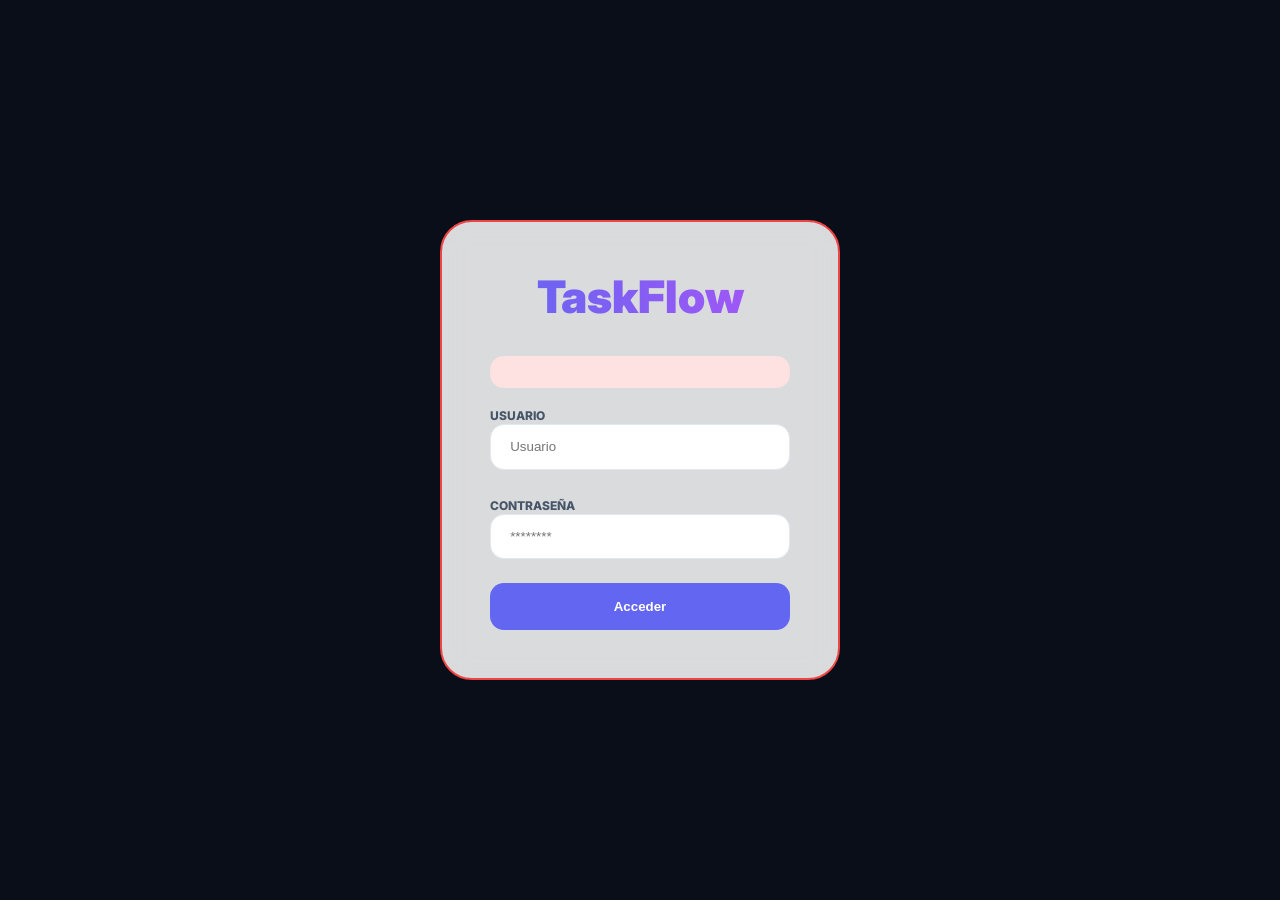
<file: src/main/resources/templates/auth/login.html>
<!DOCTYPE html>
<html lang="es" xmlns:th="http://www.thymeleaf.org">
<head>
    <meta charset="UTF-8"/>
    <meta name="viewport" content="width=device-width, initial-scale=1.0"/>
    <title>TaskFlow | Iniciar Sesión</title>

    <link rel="icon" type="image/png" th:href="@{/img/TaskFLow_FAVI.png}">
    <link href="https://fonts.googleapis.com/css2?family=Inter:wght@300;400;500;600;700;800&display=swap" rel="stylesheet">

    <style>
        :root {
            --primary: #6366f1;
            --primary-dark: #4f46e5;
            --card-bg: rgba(255, 255, 255, 0.85);
        }

        * { margin: 0; padding: 0; box-sizing: border-box; }

        body, html {
            width: 100%;
            height: 100%;
            overflow: hidden;
            font-family: 'Inter', sans-serif;
            background-color: #0f172a;
            transition: all 0.4s ease;
        }

        /* VIDEO */
        #video-bg {
            position: fixed;
            top: 0;
            left: 0;
            width: 100%;
            height: 100%;
            object-fit: cover;
            z-index: 0;
        }

        .overlay {
            position: fixed;
            inset: 0;
            background: rgba(0, 0, 0, 0.4);
            z-index: 1;
        }

        /* LOADER */
        #loader {
            position: fixed;
            inset: 0;
            background: #0f172a;
            display: flex;
            align-items: center;
            justify-content: center;
            z-index: 9999;
            transition: opacity 0.5s ease;
        }

        .loader-content {
            display: flex;
            flex-direction: column;
            align-items: center;
            gap: 20px;
        }

        .logo-loader {
            font-size: 2rem;
            font-weight: 900;
            background: linear-gradient(90deg, #6366f1, #a855f7);
            -webkit-background-clip: text;
            -webkit-text-fill-color: transparent;
            animation: pulseLogo 1.5s infinite ease-in-out;
        }

        @keyframes pulseLogo {
            0%, 100% { transform: scale(1); opacity: 1; }
            50% { transform: scale(1.08); opacity: 0.7; }
        }

        .spinner {
            width: 60px;
            height: 60px;
            border: 5px solid rgba(255,255,255,0.1);
            border-top: 5px solid #6366f1;
            border-radius: 50%;
            animation: spin 1s linear infinite;
        }

        @keyframes spin {
            to { transform: rotate(360deg); }
        }

        /* LOGIN */
        .login-container {
            position: relative;
            height: 100vh;
            display: flex;
            align-items: center;
            justify-content: center;
            z-index: 2;
            padding: 20px;
        }

        .login-card {
            background: var(--card-bg);
            backdrop-filter: blur(15px);
            padding: 3rem;
            border-radius: 32px;
            width: 100%;
            max-width: 400px;
            animation: fadeInUp 0.8s ease;
        }

        .logo {
            font-size: 2.8rem;
            font-weight: 900;
            text-align: center;
            margin-bottom: 2rem;
            background: linear-gradient(to right, #6366f1, #a855f7);
            -webkit-background-clip: text;
            -webkit-text-fill-color: transparent;
        }

        .form-group { margin-bottom: 1.5rem; }

        .form-label {
            font-size: 0.75rem;
            font-weight: 800;
            color: #475569;
            text-transform: uppercase;
        }

        .form-control {
            width: 100%;
            padding: 0.9rem 1.2rem;
            border-radius: 14px;
            border: 1px solid #e2e8f0;
        }

        .btn-login {
            width: 100%;
            background: var(--primary);
            color: white;
            border: none;
            padding: 1rem;
            border-radius: 14px;
            font-weight: 800;
            cursor: pointer;
        }

        .btn-login:hover {
            background: var(--primary-dark);
        }

        .alert {
            padding: 1rem;
            border-radius: 14px;
            margin-bottom: 1rem;
            text-align: center;
            font-weight: 600;
        }

        .alert-danger { background: #fee2e2; color: #b91c1c; }

        /* SHAKE ERROR */
        @keyframes shake {
            0%,100%{transform:translateX(0)}
            20%{transform:translateX(-10px)}
            40%{transform:translateX(10px)}
            60%{transform:translateX(-6px)}
            80%{transform:translateX(6px)}
        }

        .shake {
            animation: shake 0.5s;
            border: 2px solid #ef4444;
        }

        @keyframes fadeInUp {
            from {opacity:0; transform:translateY(30px)}
            to {opacity:1; transform:translateY(0)}
        }
    </style>
</head>

<body>

<!-- LOADER -->
<div id="loader">
    <div class="loader-content">
        <div class="logo-loader">TaskFlow</div>
        <div class="spinner"></div>
    </div>
</div>

<!-- VIDEO -->
<video autoplay muted loop playsinline id="video-bg" th:src="@{/video/flechas.mp4}"></video>
<div class="overlay"></div>

<!-- LOGIN -->
<div class="login-container">
    <div class="login-card">
        <div class="logo">TaskFlow</div>

        <div th:if="${errorMsg}" class="alert alert-danger" th:text="${errorMsg}"></div>

        <form id="loginForm" th:action="@{/auth/login}" method="post">
            <input type="hidden" th:name="${_csrf.parameterName}" th:value="${_csrf.token}"/>

            <div class="form-group">
                <label class="form-label">USUARIO</label>
                <input type="text" name="username" placeholder="Usuario" class="form-control" required/>
            </div>

            <div class="form-group">
                <label class="form-label">CONTRASEÑA</label>
                <input type="password" name="password" placeholder="********" class="form-control" required/>
            </div>

            <button type="submit" class="btn-login">Acceder</button>
        </form>
    </div>
</div>

<script>
    const loader = document.getElementById("loader");
    const form = document.getElementById("loginForm");

    window.addEventListener("load", () => {
        loader.style.opacity = "0";
        setTimeout(() => loader.style.display = "none", 500);

        const error = document.querySelector(".alert-danger");
        if (error) {
            document.querySelector(".login-card").classList.add("shake");
        }
    });

    form.addEventListener("submit", () => {
        loader.style.display = "flex";
        loader.style.opacity = "1";
        document.querySelector(".btn-login").innerText = "Entrando...";
    });
</script>

</body>
</html>
</file>
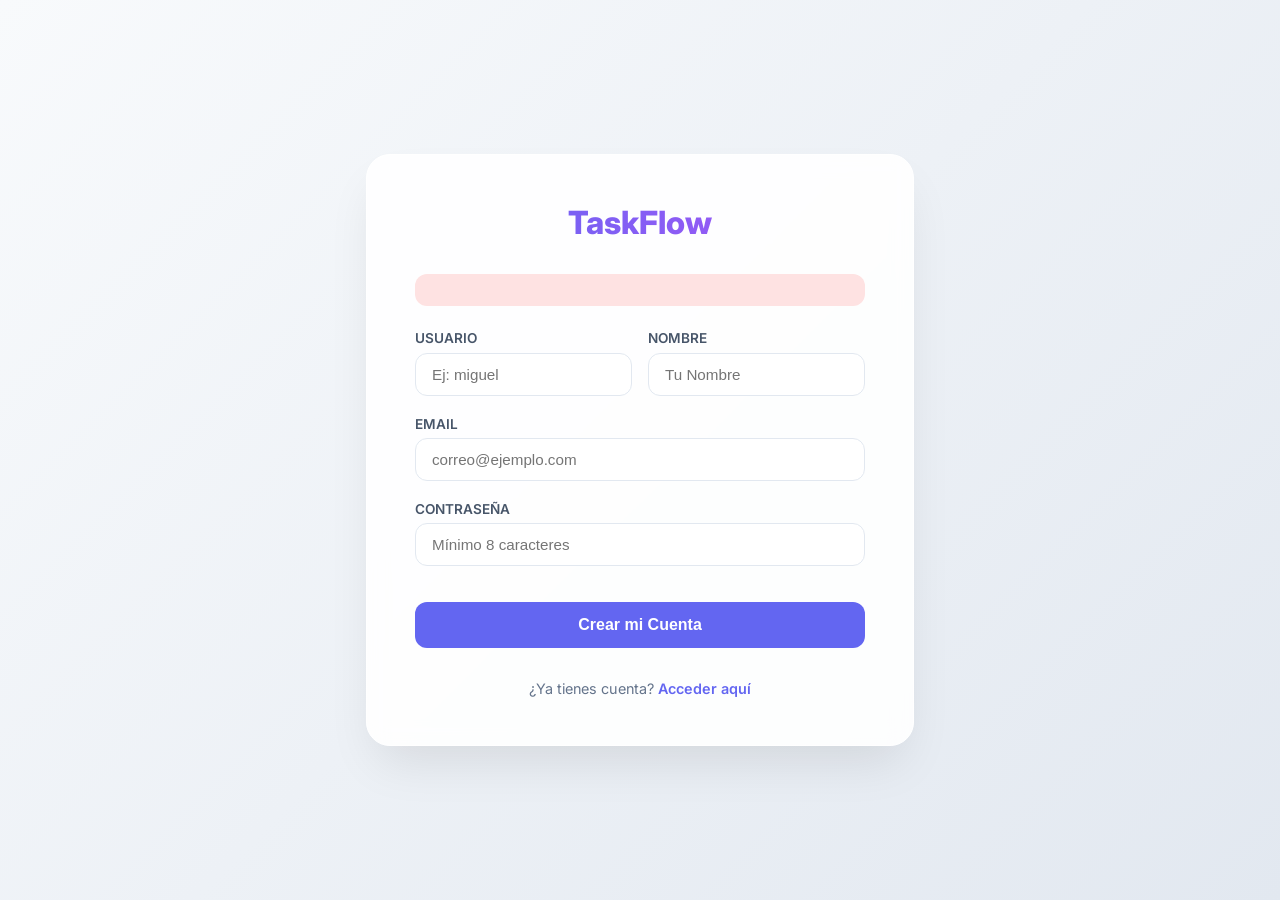
<file: src/main/resources/templates/auth/register.html>
<!DOCTYPE html>
<html lang="es" xmlns:th="http://www.thymeleaf.org">
<head>
    <meta charset="UTF-8"/>
    <meta name="viewport" content="width=device-width, initial-scale=1.0"/>
    <title>TaskFlow | Registrarse</title>
    <link href="https://fonts.googleapis.com/css2?family=Inter:wght@300;400;500;600;700&display=swap" rel="stylesheet">
    <style>
        :root {
            --primary: #6366f1;
            --primary-dark: #4f46e5;
            --bg-gradient: linear-gradient(135deg, #f8fafc 0%, #e2e8f0 100%);
            --card-bg: rgba(255, 255, 255, 0.9);
        }
        body { font-family: 'Inter', sans-serif; background: var(--bg-gradient); height: 100vh; margin: 0; display: flex; align-items: center; justify-content: center; }
        .register-card { background: var(--card-bg); backdrop-filter: blur(10px); padding: 3rem; border-radius: 24px; box-shadow: 0 25px 50px -12px rgba(0,0,0,0.1); width: 100%; max-width: 450px; border: 1px solid white; animation: fadeInUp 0.6s ease-out; }
        .logo { font-size: 2rem; font-weight: 800; text-align: center; margin-bottom: 2rem; background: linear-gradient(to right, #6366f1, #a855f7); -webkit-background-clip: text; -webkit-text-fill-color: transparent; }
        .form-row { display: grid; grid-template-columns: 1fr 1fr; gap: 1rem; }
        .form-group { margin-bottom: 1.25rem; }
        .form-label { display: block; font-weight: 600; font-size: 0.85rem; margin-bottom: 0.4rem; color: #475569; }
        .form-control { width: 100%; padding: 0.75rem 1rem; border: 1px solid #e2e8f0; border-radius: 12px; font-size: 0.95rem; box-sizing: border-box; transition: all 0.2s; background: white; }
        .form-control:focus { outline: none; border-color: var(--primary); box-shadow: 0 0 0 4px rgba(99, 102, 241, 0.1); }
        .btn-register { width: 100%; background: var(--primary); color: white; border: none; padding: 0.85rem; border-radius: 12px; font-size: 1rem; font-weight: 700; cursor: pointer; transition: all 0.2s; margin-top: 1rem; }
        .btn-register:hover { background: var(--primary-dark); transform: translateY(-2px); box-shadow: 0 10px 15px -3px rgba(99, 102, 241, 0.3); }
        .alert { padding: 1rem; border-radius: 12px; margin-bottom: 1.5rem; font-size: 0.85rem; font-weight: 500; text-align: center; }
        .alert-danger { background: #fee2e2; color: #b91c1c; }
        .footer { text-align: center; margin-top: 2rem; font-size: 0.9rem; color: #64748b; }
        .footer a { color: var(--primary); text-decoration: none; font-weight: 600; }
        @keyframes fadeInUp { from { opacity: 0; transform: translateY(20px); } to { opacity: 1; transform: translateY(0); } }
    </style>
</head>
<body>
    <div class="register-card">
        <div class="logo">TaskFlow</div>

        <div th:if="${errorMsg}" class="alert alert-danger" th:text="${errorMsg}"></div>

        <form th:action="@{/auth/register}" method="post">
            <div class="form-row">
                <div class="form-group">
                    <label class="form-label">USUARIO</label>
                    <input type="text" name="username" class="form-control" placeholder="Ej: miguel" required/>
                </div>
                <div class="form-group">
                    <label class="form-label">NOMBRE</label>
                    <input type="text" name="displayName" class="form-control" placeholder="Tu Nombre" required/>
                </div>
            </div>

            <div class="form-group">
                <label class="form-label">EMAIL</label>
                <input type="email" name="email" class="form-control" placeholder="correo@ejemplo.com" required/>
            </div>

            <div class="form-group">
                <label class="form-label">CONTRASEÑA</label>
                <input type="password" name="password" class="form-control" placeholder="Mínimo 8 caracteres" required/>
            </div>

            <button type="submit" class="btn-register">Crear mi Cuenta</button>
        </form>

        <div class="footer">
            ¿Ya tienes cuenta? <a th:href="@{/auth/login}">Acceder aquí</a>
        </div>
    </div>
</body>
</html>
</file>
